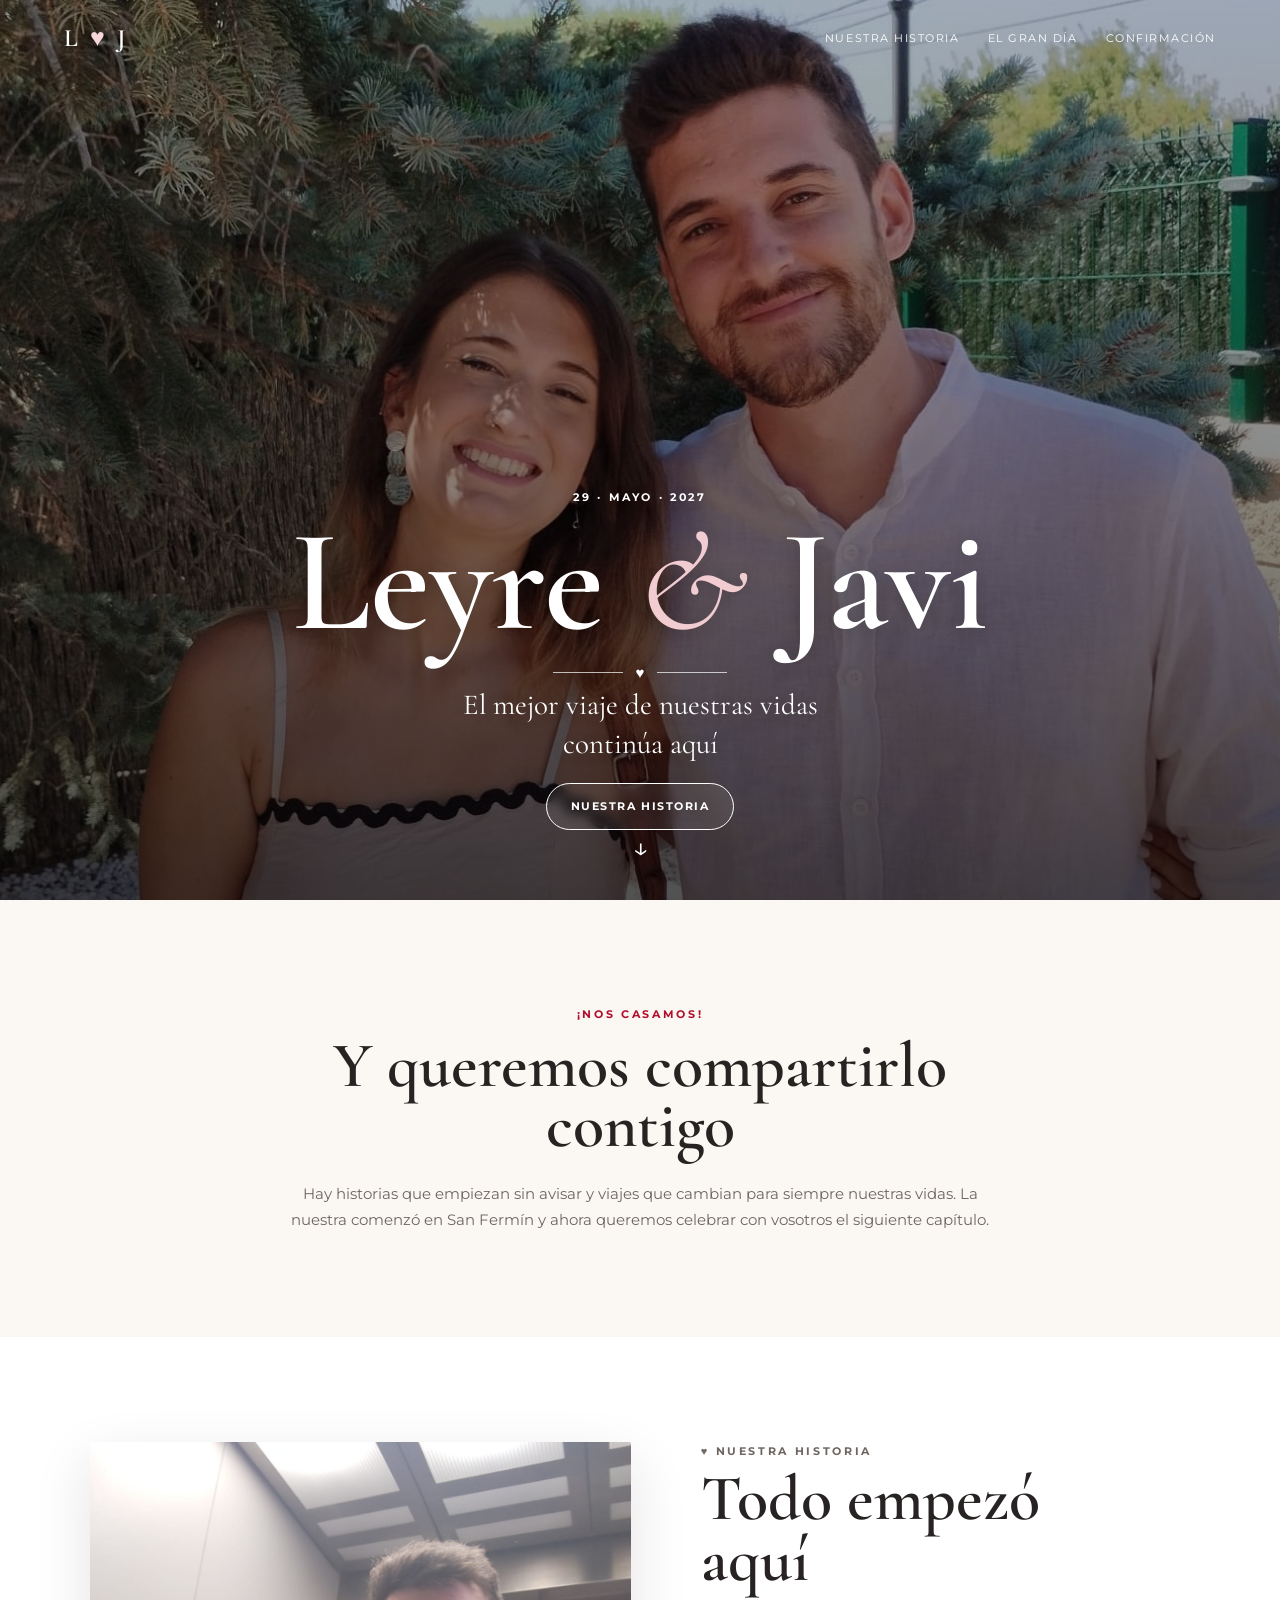
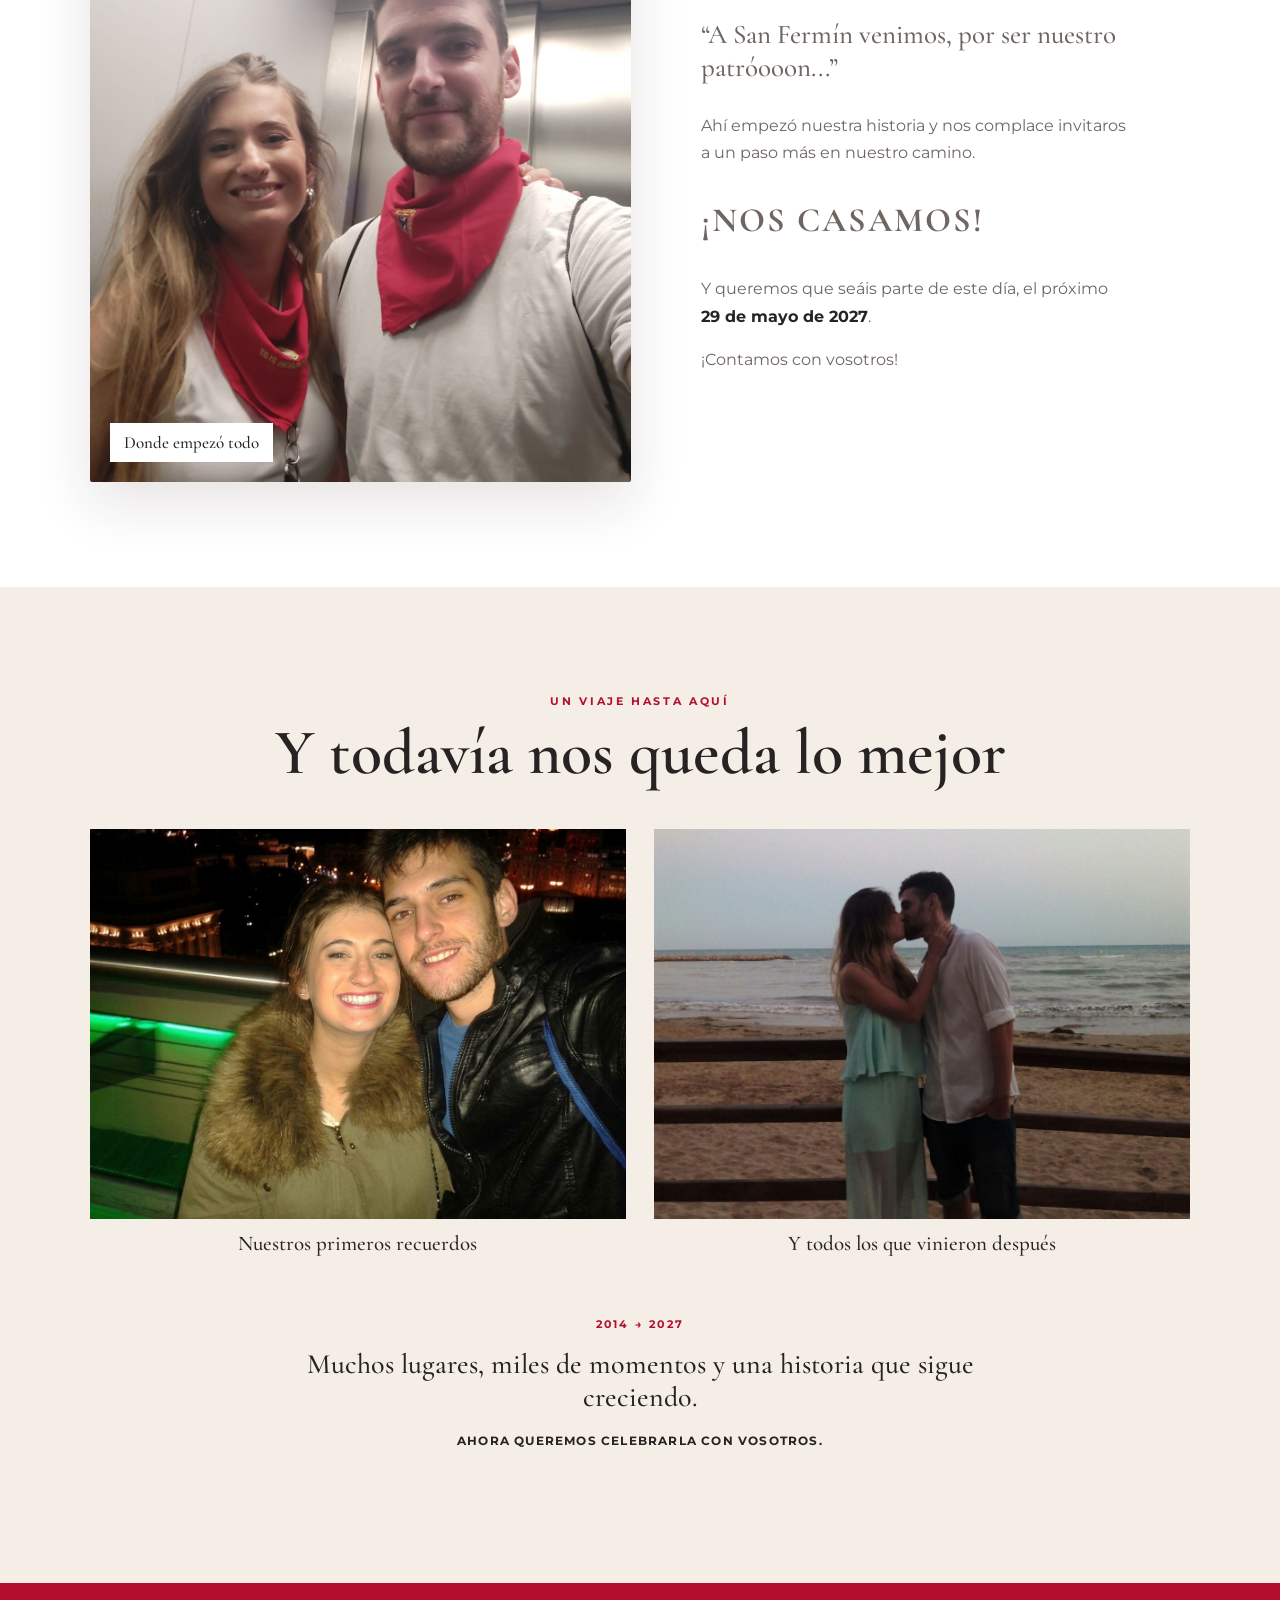
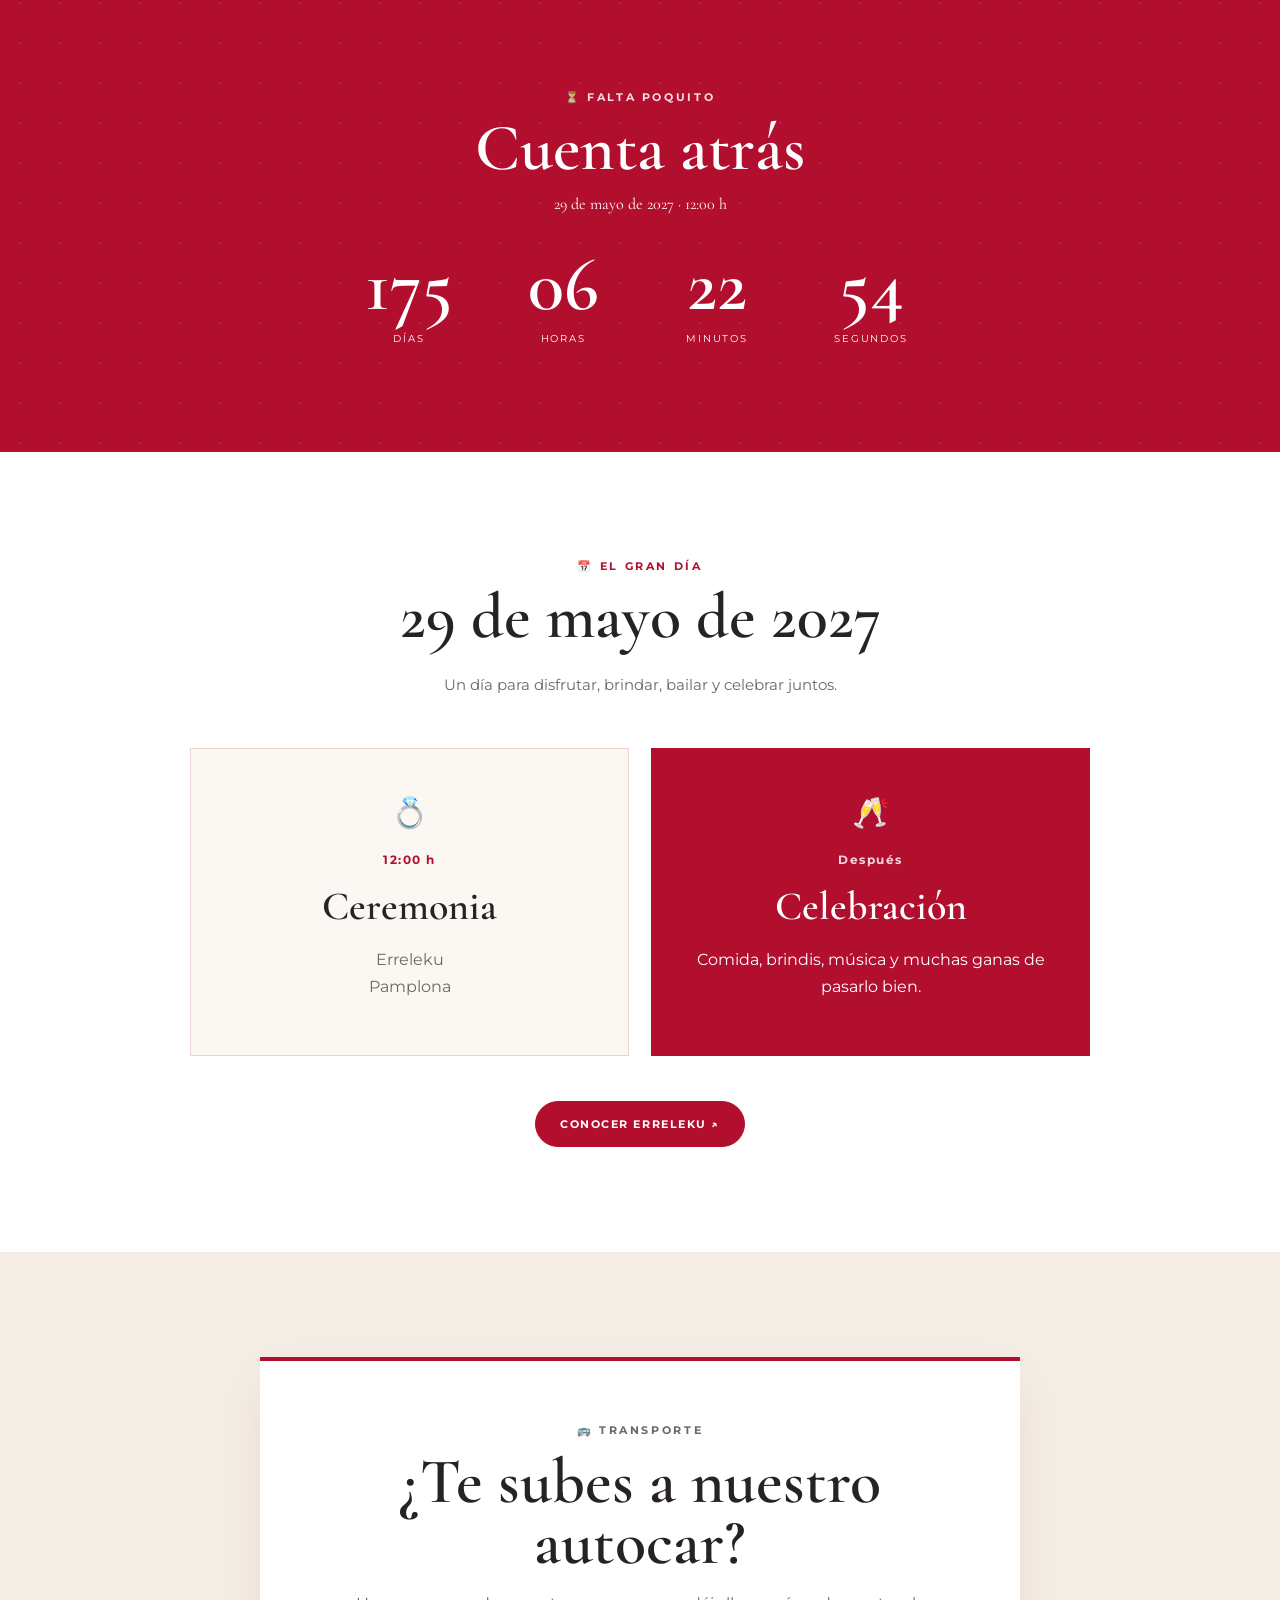
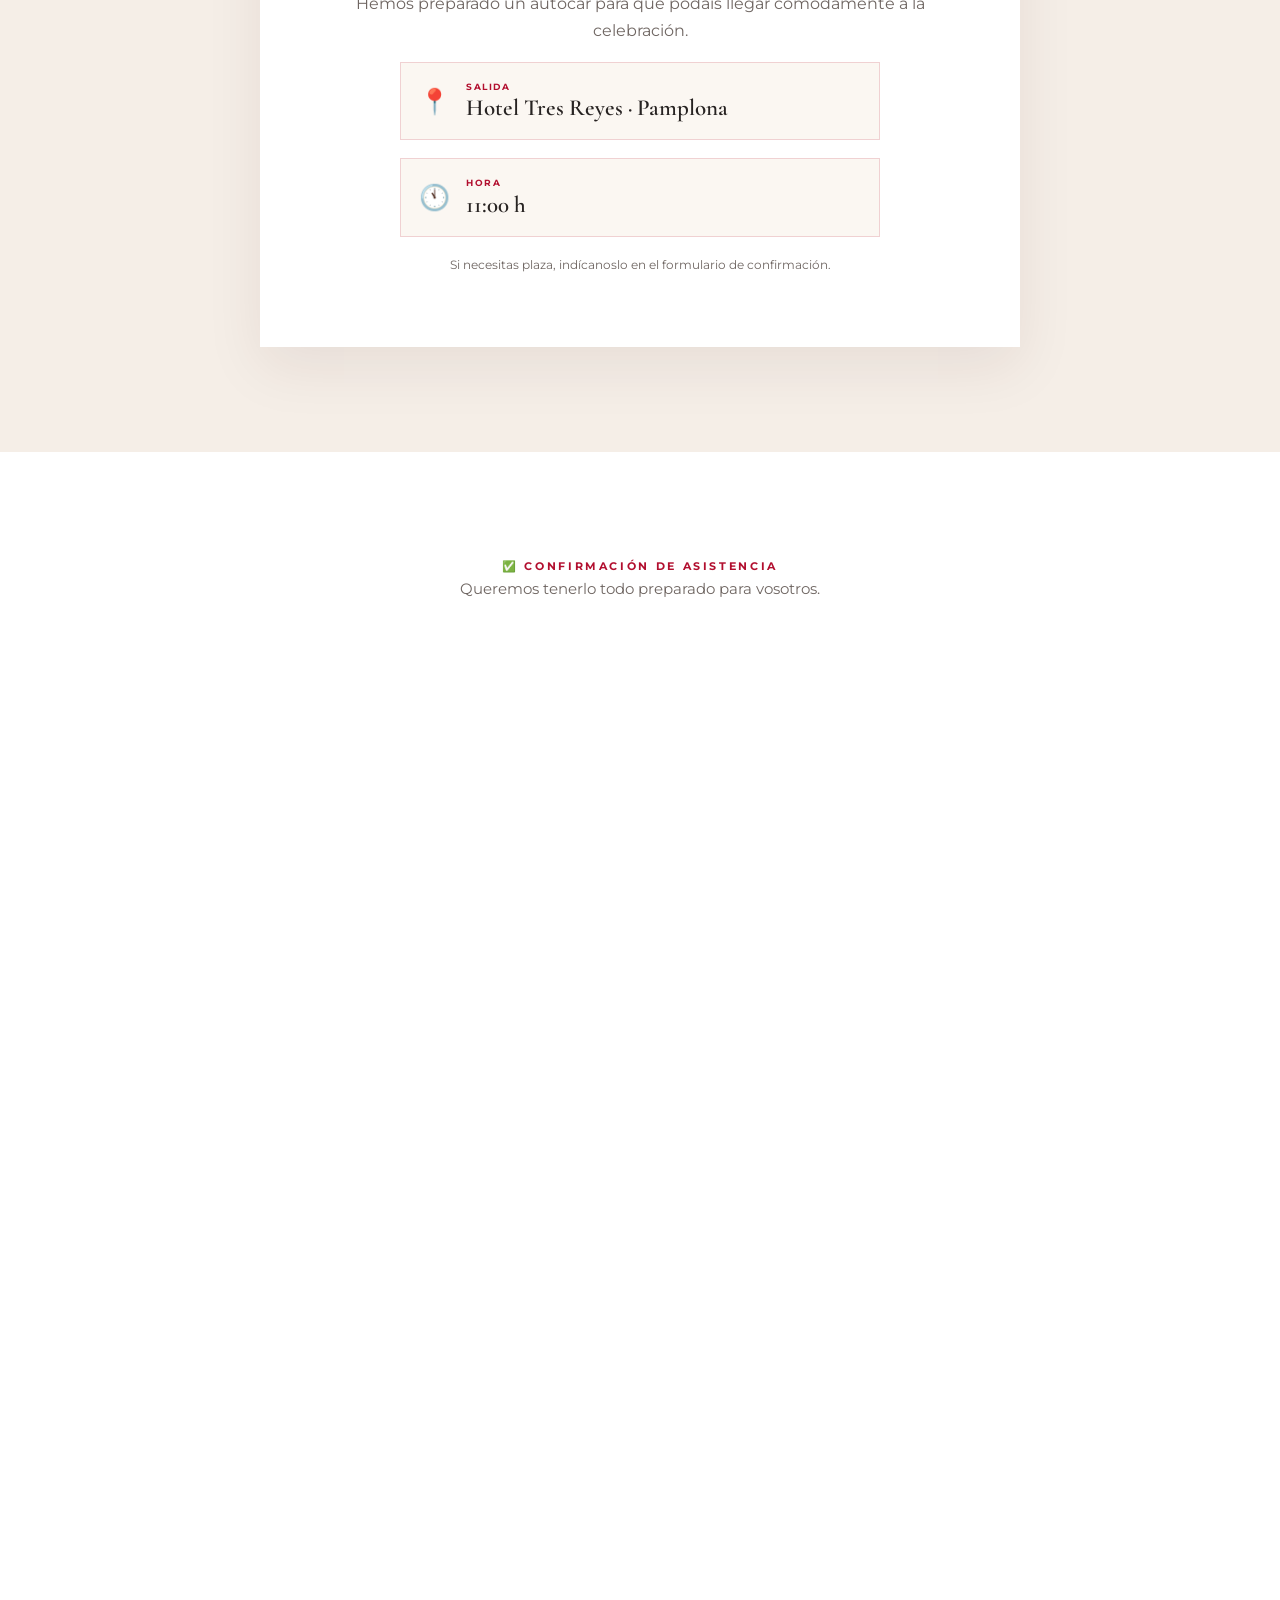
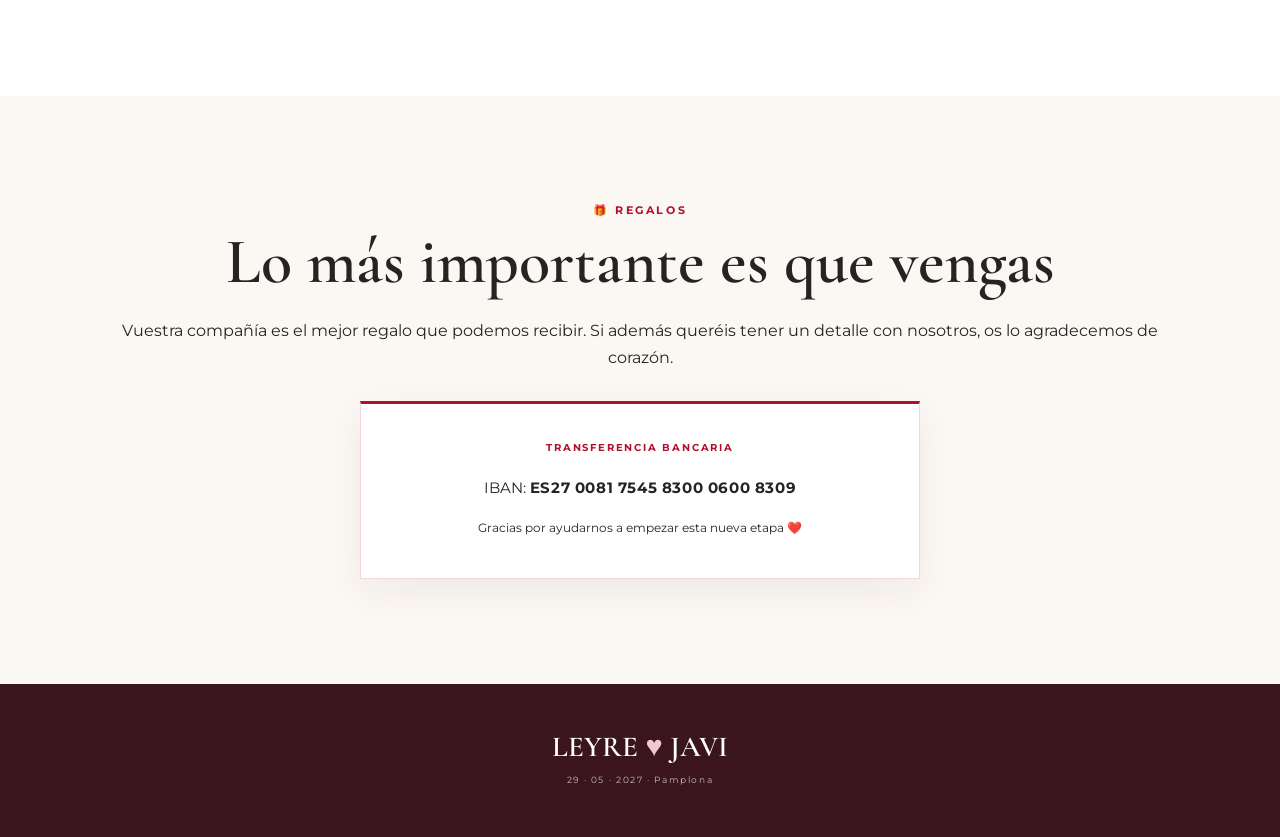
<file: index.html>
<!DOCTYPE html>
<html lang="es">
<head>
  <meta charset="UTF-8" />
  <meta name="viewport" content="width=device-width, initial-scale=1.0" />
  <meta name="theme-color" content="#b20f2f" />
  <meta name="description" content="Acompaña a Leyre y Javi el 29 de mayo de 2027 en Erreleku, Pamplona. Toda la información de la boda y confirmación de asistencia." />
  <meta name="color-scheme" content="light" />
  <title>Leyre & Javi · 29.05.2027</title>
  <link rel="preconnect" href="https://fonts.googleapis.com">
  <link rel="preconnect" href="https://fonts.gstatic.com" crossorigin>
  <link href="https://fonts.googleapis.com/css2?family=Cormorant+Garamond:wght@400;500;600;700&family=Montserrat:wght@400;500;600;700&display=swap" rel="stylesheet">
  <link rel="stylesheet" href="styles.css" />
</head>
<body>
  <header class="hero" id="inicio">
    <img class="hero-image" src="leyre-javi-portada.jpeg" alt="Leyre y Javi" />
    <div class="hero-shade"></div>
    <nav class="nav">
      <a class="brand" href="#inicio">L <span>♥</span> J</a>
      <div class="nav-links">
        <a href="#historia">Nuestra historia</a>
        <a href="#dia">El gran día</a>
        <a href="#confirmacion">Confirmación</a>
      </div>
    </nav>
    <div class="hero-content">
      <p class="eyebrow">29 · MAYO · 2027</p>
      <h1>Leyre <em>&</em> Javi</h1>
      <div class="hero-rule"><span></span> ♥ <span></span></div>
      <p class="hero-subtitle">El mejor viaje de nuestras vidas<br>continúa aquí</p>
      <a class="button light" href="#historia">Nuestra historia</a>
    </div>
    <a class="scroll" href="#historia" aria-label="Bajar">↓</a>
  </header>

  <main>
    <section class="intro section">
      <p class="kicker">¡NOS CASAMOS!</p>
      <h2>Y queremos compartirlo contigo</h2>
      <p>Hay historias que empiezan sin avisar y viajes que cambian para siempre nuestras vidas. La nuestra comenzó en San Fermín y ahora queremos celebrar con vosotros el siguiente capítulo.</p>
    </section>

    <section id="historia" class="story section">
      <div class="story-main-photo photo-frame">
        <img src="leyre-javi-san-fermin.jpeg" alt="Leyre y Javi en San Fermín">
        <span class="photo-note">Donde empezó todo</span>
      </div>
      <div class="story-copy">
        <p class="kicker">♥ Nuestra historia</p>
        <h2>Todo empezó aquí</h2>
        <p class="quote">“A San Fermín venimos, por ser nuestro patróooon...”</p>
        <p>Ahí empezó nuestra historia y nos complace invitaros a un paso más en nuestro camino.</p>
        <p class="big-red">¡NOS CASAMOS!</p>
        <p>Y queremos que seáis parte de este día, el próximo <strong>29 de mayo de 2027</strong>.</p>
        <p>¡Contamos con vosotros!</p>
      </div>
    </section>

    <section class="journey section">
      <div class="journey-heading">
        <p class="kicker">Un viaje hasta aquí</p>
        <h2>Y todavía nos queda lo mejor</h2>
      </div>
      <div class="journey-grid">
        <figure>
          <img src="Gemini_Generated_Image2_jpg.jpg" alt="Leyre y Javi juntos durante uno de sus primeros recuerdos">
          <figcaption>Nuestros primeros recuerdos</figcaption>
        </figure>
        <figure class="journey-feature">
          <img src="leyre-javi-playa.jpg" alt="Leyre y Javi junto al mar">
          <figcaption>Y todos los que vinieron después</figcaption>
        </figure>
        <div class="journey-text journey-text-wide"><span>2014 → 2027</span><p>Muchos lugares, miles de momentos y una historia que sigue creciendo.</p><strong>Ahora queremos celebrarla con vosotros.</strong></div>
      </div>
    </section>

    <section class="countdown-section section">
      <div class="pattern"></div>
      <div class="countdown-content">
        <p class="kicker">⏳ Falta poquito</p>
        <h2>Cuenta atrás</h2>
        <p class="countdown-date">29 de mayo de 2027 · 12:00 h</p>
        <div class="countdown" id="countdown">
          <div><strong id="days">000</strong><span>días</span></div>
          <div><strong id="hours">00</strong><span>horas</span></div>
          <div><strong id="minutes">00</strong><span>minutos</span></div>
          <div><strong id="seconds">00</strong><span>segundos</span></div>
        </div>
      </div>
    </section>

    <section id="dia" class="day section">
      <div class="section-heading">
        <p class="kicker">📅 El gran día</p>
        <h2>29 de mayo de 2027</h2>
        <p>Un día para disfrutar, brindar, bailar y celebrar juntos.</p>
      </div>
      <div class="timeline">
        <article class="event-card"><div class="event-icon">💍</div><p class="time">12:00 h</p><h3>Ceremonia</h3><p>Erreleku<br>Pamplona</p></article>
        <article class="event-card featured"><div class="event-icon">🥂</div><p class="time">Después</p><h3>Celebración</h3><p>Comida, brindis, música y muchas ganas de pasarlo bien.</p></article>
      </div>
      <a class="button" href="https://asadorerreleku.es/" target="_blank" rel="noopener noreferrer">Conocer Erreleku ↗</a>
    </section>

    <section class="bus section">
      <div class="bus-card">
        <p class="kicker">🚌 Transporte</p>
        <h2>¿Te subes a nuestro autocar?</h2>
        <p>Hemos preparado un autocar para que podáis llegar cómodamente a la celebración.</p>
        <div class="bus-detail"><span>📍</span><div><small>Salida</small><strong>Hotel Tres Reyes · Pamplona</strong></div></div>
        <div class="bus-detail"><span>🕚</span><div><small>Hora</small><strong>11:00 h</strong></div></div>
        <p class="bus-note">Si necesitas plaza, indícanoslo en el formulario de confirmación.</p>
      </div>
    </section>

    <section id="confirmacion" class="form-section section">
      <div class="section-heading">
        <p class="kicker">✅ Confirmación de asistencia</p>
        <p>Queremos tenerlo todo preparado para vosotros.</p>
      </div>
<div style="display: flex; justify-content: center; align-items: center; width: 100%; padding: 20px 0;">
    <iframe 
        src="https://docs.google.com/forms/d/e/1FAIpQLSeOpSRB6mVe7F-8yt76CAaBndwCuj9ku6tk3yL2OIfpjAcFjA/viewform?embedded=true" 
        width="640" 
        height="900" 
        frameborder="0" 
        marginheight="0" 
        marginwidth="0" 
        style="border:none; width: 100%; max-width: 640px; margin: 0 auto;">
        Cargando…
    </iframe>
</div>
    </section>

  </main>
<section class="gifts section">
      <p class="kicker">🎁 Regalos</p>
      <h2>Lo más importante es que vengas</h2>
      <p>Vuestra compañía es el mejor regalo que podemos recibir. Si además queréis tener un detalle con nosotros, os lo agradecemos de corazón.</p>
      <div class="account-card"><span class="account-label">TRANSFERENCIA BANCARIA</span><p class="account-number">IBAN: <strong>ES27 0081 7545 8300 0600 8309</strong></p><p class="account-note">Gracias por ayudarnos a empezar esta nueva etapa ❤️</p></div>
    </section>
  <footer><p>LEYRE <span>♥</span> JAVI</p><small>29 · 05 · 2027 · Pamplona</small></footer>
  <script src="script.js"></script>
</body>
</html>
</file>
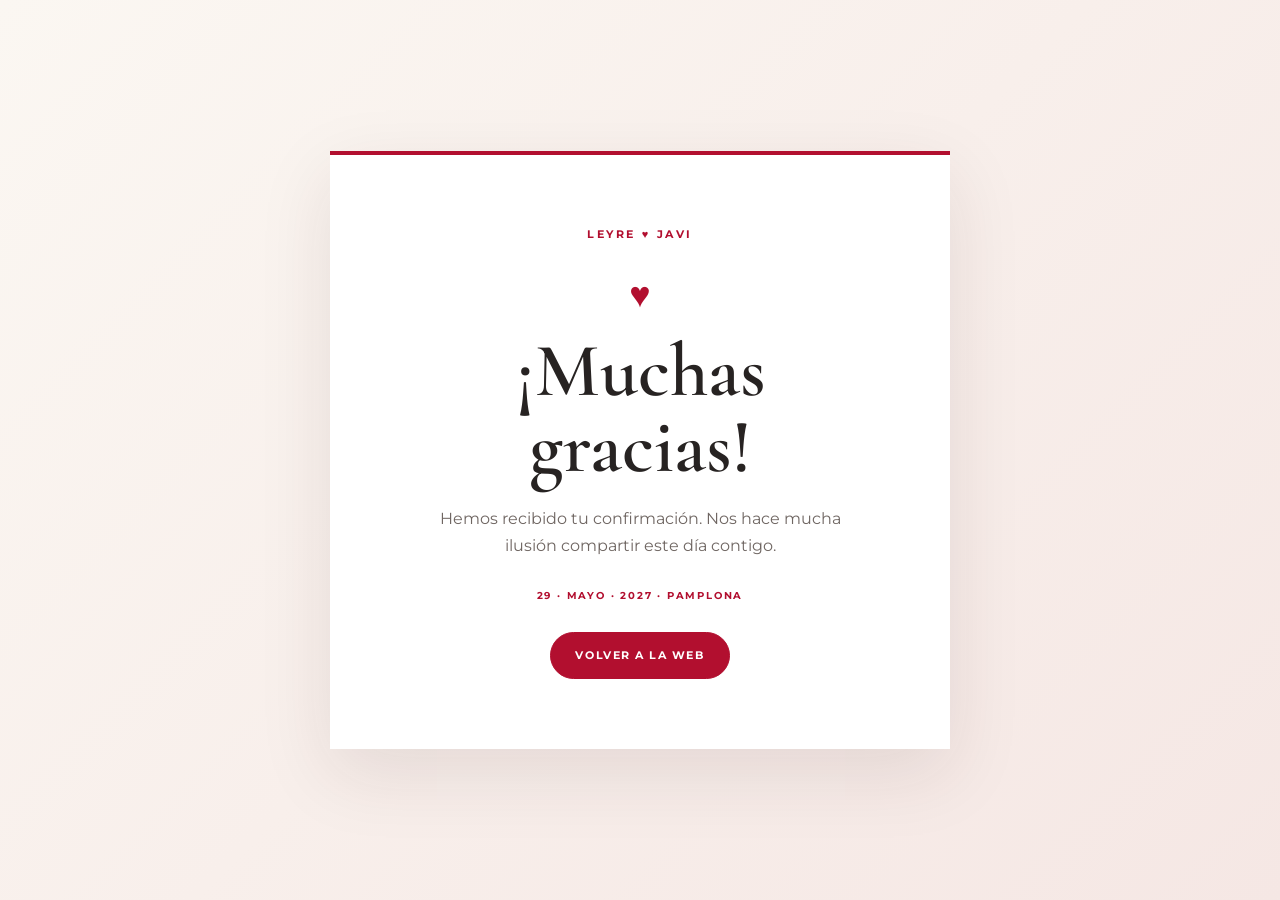
<file: gracias.html>
<!DOCTYPE html>
<html lang="es">
<head>
  <meta charset="UTF-8">
  <meta name="viewport" content="width=device-width, initial-scale=1.0">
  <meta name="theme-color" content="#b20f2f">
  <meta name="robots" content="noindex">
  <title>¡Gracias! · Leyre & Javi</title>
  <link rel="preconnect" href="https://fonts.googleapis.com">
  <link rel="preconnect" href="https://fonts.gstatic.com" crossorigin>
  <link href="https://fonts.googleapis.com/css2?family=Cormorant+Garamond:wght@400;500;600;700&family=Montserrat:wght@400;500;600;700&display=swap" rel="stylesheet">
  <link rel="stylesheet" href="styles.css">
</head>
<body class="thanks-page">
  <main class="thanks-card">
    <p class="kicker">LEYRE ♥ JAVI</p>
    <div class="thanks-heart" aria-hidden="true">♥</div>
    <h1>¡Muchas gracias!</h1>
    <p>Hemos recibido tu confirmación. Nos hace mucha ilusión compartir este día contigo.</p>
    <p class="thanks-date">29 · MAYO · 2027 · PAMPLONA</p>
    <a class="button" href="/index.html">Volver a la web</a>
  </main>
</body>
</html>
</file>
<file: styles.css>
:root{--red:#b20f2f;--red-dark:#7f0821;--cream:#fbf7f2;--ink:#272322;--muted:#6f6662;--white:#fff;--line:rgba(178,15,47,.16)}
*{box-sizing:border-box}html{scroll-behavior:smooth}body{margin:0;color:var(--ink);background:var(--cream);font-family:Montserrat,Arial,sans-serif;line-height:1.7}img{display:block;max-width:100%}a{text-decoration:none;color:inherit}.section{padding:105px 7vw;position:relative}.hero{height:100vh;min-height:690px;position:relative;display:grid;place-items:center;overflow:hidden;color:#fff}.hero-image{position:absolute;inset:0;width:100%;height:100%;object-fit:cover;object-position:center 48%;transform:scale(1.08);filter:saturate(.88)}.hero-shade{position:absolute;inset:0;background:linear-gradient(180deg,rgba(0,0,0,.28),rgba(0,0,0,.48) 58%,rgba(0,0,0,.68))}.nav{position:absolute;top:0;left:0;right:0;z-index:3;display:flex;align-items:center;justify-content:space-between;padding:26px 5vw}.brand{font:600 25px/1 'Cormorant Garamond',serif;letter-spacing:.12em}.brand span{color:#f6d6d8}.nav-links{display:flex;gap:28px;font-size:11px;text-transform:uppercase;letter-spacing:.14em}.hero-content{position:relative;z-index:2;text-align:center;margin-top:55px;text-shadow:0 2px 18px rgba(0,0,0,.2)}.eyebrow,.kicker{font-size:11px;font-weight:700;letter-spacing:.24em;text-transform:uppercase}.hero h1{font:600 clamp(70px,12vw,145px)/.78 'Cormorant Garamond',serif;margin:26px 0 16px}.hero h1 em{font-weight:400;color:#f1cdd2}.hero-rule{display:flex;align-items:center;justify-content:center;gap:13px;font-size:15px}.hero-rule span{width:70px;height:1px;background:rgba(255,255,255,.7)}.hero-subtitle{font:400 clamp(19px,2.4vw,29px)/1.35 'Cormorant Garamond',serif;margin:22px 0 30px}.button{display:inline-block;border:1px solid var(--red);background:var(--red);color:#fff;padding:13px 24px;border-radius:100px;font-size:11px;font-weight:700;letter-spacing:.14em;text-transform:uppercase;transition:.25s}.button:hover{transform:translateY(-2px);background:var(--red-dark)}.button.light{border-color:#fff;background:rgba(255,255,255,.08);backdrop-filter:blur(6px)}.button.light:hover{background:#fff;color:var(--red)}.scroll{position:absolute;bottom:28px;z-index:3;color:#fff;font-size:28px;animation:bounce 1.8s infinite}@keyframes bounce{50%{transform:translateY(7px)}}
.intro{text-align:center;max-width:880px;margin:auto}.intro h2,.section-heading h2,.story h2,.journey h2,.bus h2,.gifts h2{font:600 clamp(42px,5vw,67px)/.95 'Cormorant Garamond',serif;margin:12px 0 24px}.intro>p:last-child,.section-heading>p:last-child{max-width:720px;margin:auto;color:var(--muted);font-size:15px}.kicker{color:var(--red);margin:0}.story{display:grid;grid-template-columns:minmax(300px,1.05fr) minmax(300px,.95fr);gap:70px;align-items:center;background:#fff}.story-main-photo{grid-row:span 2}.photo-frame{position:relative}.photo-frame img{width:100%;height:640px;object-fit:cover;border-radius:2px;box-shadow:0 20px 55px rgba(61,29,29,.13)}.photo-note{position:absolute;left:20px;bottom:20px;background:#fff;padding:9px 14px;font:500 17px 'Cormorant Garamond',serif}.story-copy{padding-right:5vw}.story-copy h2{margin-top:8px}.quote{font:500 27px/1.25 'Cormorant Garamond',serif;color:var(--red)}.big-red{font:700 34px 'Cormorant Garamond',serif;color:var(--red);letter-spacing:.06em}.story-copy p{color:var(--muted)}.story-copy strong{color:var(--ink)}.journey{background:#f5eee7}.journey-heading{text-align:center;margin-bottom:45px}.journey-grid{max-width:1120px;margin:auto;display:grid;grid-template-columns:1fr 1fr;gap:28px;align-items:start}.journey figure{margin:0}.journey figure img{height:390px;width:100%;object-fit:cover}.journey-feature img{height:390px}.journey figcaption{font:500 21px 'Cormorant Garamond',serif;padding:12px 0 0;text-align:center;color:var(--ink)}.journey-text{padding:25px 10px;grid-column:1/-1;text-align:center}.journey-text span{font-size:11px;letter-spacing:.2em;color:var(--red);font-weight:700}.journey-text p{font:500 28px/1.18 'Cormorant Garamond',serif;max-width:700px;margin:12px auto}.journey-text strong{font-size:12px;text-transform:uppercase;letter-spacing:.1em}.countdown-section{overflow:hidden;background:var(--red);color:#fff;text-align:center}.pattern{position:absolute;inset:0;opacity:.09;background-image:radial-gradient(circle at 20px 20px,#fff 1.2px,transparent 1.3px);background-size:40px 40px}.countdown-content{position:relative}.countdown-content .kicker{color:#f9dce0}.countdown-content h2{font:600 66px/.9 'Cormorant Garamond',serif;margin:12px 0}.countdown-date{font:16px 'Cormorant Garamond',serif}.countdown{display:flex;justify-content:center;gap:clamp(18px,5vw,75px);margin-top:38px}.countdown div{min-width:90px}.countdown strong{display:block;font:600 clamp(42px,6vw,75px)/.9 'Cormorant Garamond',serif}.countdown span{display:block;font-size:10px;text-transform:uppercase;letter-spacing:.18em;margin-top:10px}.day{background:#fff;text-align:center}.section-heading{text-align:center;margin-bottom:50px}.timeline{max-width:900px;margin:0 auto 45px;display:grid;grid-template-columns:1fr 1fr;gap:22px}.event-card{padding:38px 28px;border:1px solid var(--line);background:var(--cream)}.event-card.featured{background:var(--red);color:#fff;border-color:var(--red)}.event-icon{font-size:30px}.time{color:var(--red);font-weight:700;font-size:12px;letter-spacing:.12em}.featured .time{color:#f7d9de}.event-card h3{font:600 40px 'Cormorant Garamond',serif;margin:4px}.event-card p:last-child{color:var(--muted)}.featured p:last-child{color:#fff}.bus{background:#f5eee7;text-align:center}.bus-card{max-width:760px;margin:auto;padding:60px 7vw;background:#fff;box-shadow:0 20px 55px rgba(61,29,29,.08);border-top:4px solid var(--red)}.bus h2{margin-bottom:15px}.bus-card>p{color:var(--muted)}.bus-detail{display:flex;gap:16px;text-align:left;align-items:center;max-width:480px;margin:18px auto;padding:16px 18px;border:1px solid var(--line);background:var(--cream)}.bus-detail>span{font-size:25px}.bus-detail small{display:block;color:var(--red);font-size:9px;font-weight:700;letter-spacing:.18em;text-transform:uppercase}.bus-detail strong{font:600 23px 'Cormorant Garamond',serif}.bus-note{font-size:12px!important}.form-section{background:#fff}.rsvp-form{max-width:700px;margin:auto;display:grid;gap:22px}.rsvp-form>label,.rsvp-form fieldset{display:block;border:0;margin:0;padding:0}.rsvp-form>label{font-size:11px;font-weight:700;letter-spacing:.12em;text-transform:uppercase}.rsvp-form input[type=text],.rsvp-form textarea{width:100%;margin-top:8px;padding:15px 16px;border:1px solid #ddd;border-radius:2px;background:#fff;font:14px Montserrat;color:var(--ink);resize:vertical}.rsvp-form fieldset{padding:22px;border:1px solid #e7ded8}.rsvp-form legend{font:600 25px 'Cormorant Garamond',serif;padding:0 8px}.choice{display:block;margin:10px 0;font-size:13px}.choice input{accent-color:var(--red);margin-right:8px}.field-note{font-size:11px;color:var(--muted);margin:8px 0}.gifts{text-align:center;background:var(--cream)}.gifts>p:last-child{max-width:650px;margin:auto;color:var(--muted)}footer{background:#3a151d;color:#fff;text-align:center;padding:45px 20px}footer p{font:600 29px 'Cormorant Garamond',serif;margin:0}footer span{color:#f2c7ce}footer small{font-size:9px;letter-spacing:.18em;opacity:.7}
@media(max-width:800px){.section{padding:78px 6vw}.nav-links{display:none}.hero{min-height:650px}.hero-image{object-position:center 48%;transform:scale(1.12)}.hero h1{font-size:76px}.story{grid-template-columns:1fr;gap:32px}.story-main-photo{grid-row:auto}.photo-frame img{height:470px}.story-copy{padding:0}.journey-grid{grid-template-columns:1fr}.journey figure img,.journey-feature img{height:420px}.journey-text{text-align:center}.timeline{grid-template-columns:1fr}.countdown{gap:9px}.countdown div{min-width:67px}.countdown strong{font-size:44px}.countdown span{font-size:8px}.bus-card{padding:45px 6vw}.bus-detail strong{font-size:20px}}
@media(max-width:430px){.hero h1{font-size:65px}.hero-subtitle{font-size:22px}.photo-frame img{height:420px}.countdown strong{font-size:37px}.countdown div{min-width:60px}.countdown span{letter-spacing:.08em}.bus-detail strong{font-size:18px}}

.account-card{max-width:560px;margin:30px auto 0;padding:28px 24px;background:#fff;border:1px solid var(--line);border-top:3px solid var(--red);box-shadow:0 12px 35px rgba(61,29,29,.06)}.account-label{font-size:10px;letter-spacing:.18em;color:var(--red);font-weight:700}.account-number{font-size:15px;color:var(--ink)!important;overflow-wrap:anywhere}.account-number strong{letter-spacing:.04em}.account-note{font-size:12px}

/* Acabado final: accesibilidad, foco visible y adaptación móvil */
:focus-visible{outline:3px solid #d68b99;outline-offset:4px}
button:disabled{opacity:.75;cursor:wait;transform:none}
.hero-image{object-position:center 43%;transform:scale(1.035)}
.submit-button{width:100%;justify-self:center;min-height:52px;cursor:pointer;font-family:Montserrat,Arial,sans-serif}
.submit-button span{margin-left:8px;color:#f8dce1}
.privacy-note{font-size:11px;line-height:1.6;text-align:center;color:var(--muted);margin:-8px auto 0;max-width:560px}
.account-number{line-height:1.9}
.account-number strong{display:inline-block}
.thanks-page{min-height:100vh;display:grid;place-items:center;padding:24px;background:linear-gradient(135deg,#fbf7f2 0%,#f5e7e4 100%)}
.thanks-card{width:min(100%,620px);padding:clamp(30px,7vw,70px);background:#fff;text-align:center;box-shadow:0 24px 70px rgba(61,29,29,.1);border-top:4px solid var(--red)}
.thanks-heart{font-size:36px;color:var(--red);margin:20px 0 0}
.thanks-card h1{font:600 clamp(48px,8vw,76px)/1 'Cormorant Garamond',serif;margin:8px 0 20px}
.thanks-card>p:not(.kicker):not(.thanks-date){color:var(--muted);max-width:430px;margin:0 auto 24px}
.thanks-date{font-size:10px;letter-spacing:.18em;color:var(--red);font-weight:700;margin:28px 0}
@media(max-width:800px){
  .hero{height:100svh;min-height:620px;max-height:900px}
  .hero-image{object-position:center 38%;transform:scale(1.025)}
  .nav{padding:20px 6vw}
  .hero-content{margin:35px 5vw 0}
  .section{padding:68px 6vw}
  .intro h2,.section-heading h2,.story h2,.journey h2,.bus h2,.gifts h2{line-height:1.02}
  .photo-frame img{height:auto;aspect-ratio:4/5;object-position:center 35%}
  .journey figure img,.journey-feature img{height:auto;aspect-ratio:4/3;object-fit:cover}
  .rsvp-form{gap:18px}
  .rsvp-form fieldset{padding:18px 16px}
  .rsvp-form legend{font-size:24px;line-height:1.15}
  .choice{display:flex;align-items:flex-start;gap:7px;padding:5px 0;line-height:1.5}
  .choice input{flex:0 0 auto;margin-top:4px;margin-right:4px;width:17px;height:17px}
  .rsvp-form input[type=text],.rsvp-form textarea{font-size:16px;padding:14px}
  .gifts{padding:28px 0}
  .account-card{padding:22px 16px;margin-top:22px}
  .account-number{font-size:13px}
  .account-number strong{font-size:14px;letter-spacing:.015em}
  .submit-button{position:relative;min-height:56px;font-size:12px}
}
@media(max-width:430px){
  .hero{min-height:590px}
  .hero-image{object-position:center 36%;transform:scale(1.02)}
  .hero h1{font-size:clamp(58px,15vw,68px)}
  .eyebrow{font-size:10px}
  .hero-subtitle{font-size:21px}
  .countdown{gap:6px}
  .countdown div{min-width:0;flex:1}
  .countdown strong{font-size:clamp(32px,9vw,39px)}
  .countdown span{font-size:8px;letter-spacing:.04em}
  .bus-detail{padding:13px 12px}
  .bus-detail strong{font-size:18px}
  .account-number strong{display:block;margin-top:4px}
}
@media(prefers-reduced-motion:reduce){html{scroll-behavior:auto}*,*::before,*::after{animation-duration:.01ms!important;animation-iteration-count:1!important;transition-duration:.01ms!important}}
.hero {
    background-position: center 20% !important;
    display: flex !important;
    flex-direction: column !important;
    justify-content: flex-end !important;
    padding-bottom: 50px !important;
}

.hero-content, .hero h1, .hero p {
    margin-top: auto !important;
    margin-bottom: 20px !important;
}
</file>
